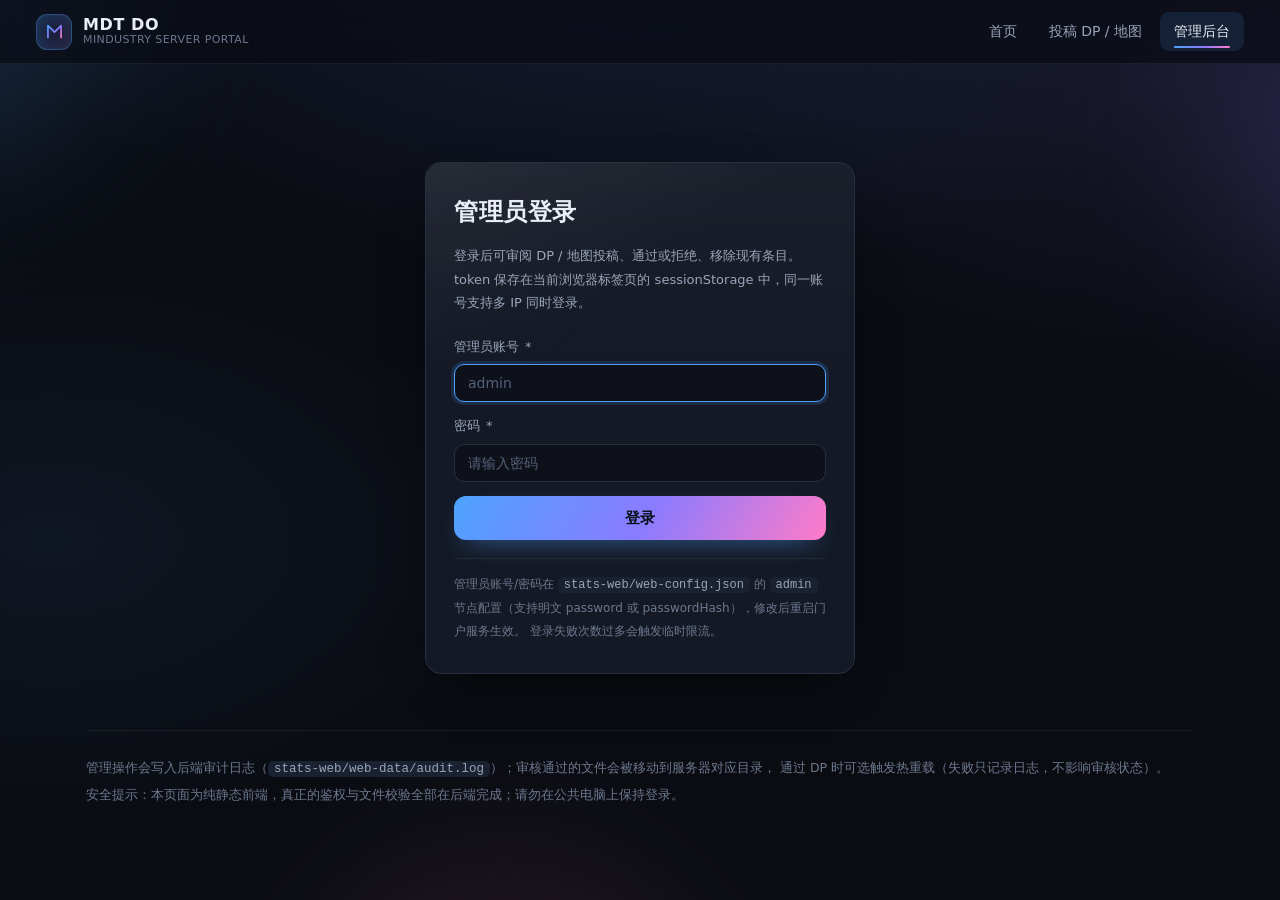
<file: stats-web/admin.html>
<!DOCTYPE html>
<html lang="zh-CN">
<head>
<meta charset="UTF-8">
<meta name="viewport" content="width=device-width, initial-scale=1.0">
<meta name="theme-color" content="#0a0c12">
<meta name="description" content="MDT DO 服务器门户管理后台：审阅 DP / 地图投稿、管理现有列表。">
<meta name="robots" content="noindex,nofollow">
<title>管理后台 · MDT DO 服务器门户</title>
<link rel="icon" href="data:image/svg+xml,%3Csvg xmlns='http://www.w3.org/2000/svg' viewBox='0 0 32 32'%3E%3Cdefs%3E%3ClinearGradient id='g' x1='0' y1='0' x2='1' y2='1'%3E%3Cstop offset='0' stop-color='%234da3ff'/%3E%3Cstop offset='.55' stop-color='%238b7bff'/%3E%3Cstop offset='1' stop-color='%23ff7bc8'/%3E%3C/linearGradient%3E%3C/defs%3E%3Crect width='32' height='32' rx='8' fill='%23141925'/%3E%3Cpath d='M8 23V10l8 8 8-8v13' fill='none' stroke='url(%23g)' stroke-width='2.6' stroke-linecap='round' stroke-linejoin='round'/%3E%3C/svg%3E">
<link rel="stylesheet" href="assets/css/portal.css?v=20261101a">
</head>
<body data-page="admin">

<div class="fx-aurora" aria-hidden="true"><span class="a1"></span><span class="a2"></span><span class="a3"></span></div>
<div class="fx-particles" id="particles" aria-hidden="true"></div>

<header class="nav">
  <a class="brand" href="index.html" aria-label="MDT DO 门户首页">
    <span class="brand-mark" aria-hidden="true">
      <svg viewBox="0 0 32 32" fill="none"><defs><linearGradient id="bm" x1="0" y1="0" x2="1" y2="1"><stop offset="0" stop-color="#4da3ff"/><stop offset=".55" stop-color="#8b7bff"/><stop offset="1" stop-color="#ff7bc8"/></linearGradient></defs><path d="M6 25V7l10 10L26 7v18" stroke="url(#bm)" stroke-width="2.6" stroke-linecap="round" stroke-linejoin="round"/></svg>
    </span>
    <span class="brand-text"><b>MDT DO</b><small>MINDUSTRY SERVER PORTAL</small></span>
  </a>
  <nav class="nav-links" aria-label="主导航">
    <a href="index.html">首页</a>
    <a href="upload.html">投稿 DP / 地图</a>
    <a href="admin.html" class="active">管理后台</a>
  </nav>
</header>

<main class="wrap">

  <!-- ============================== 登录 ============================== -->
  <section class="login-wrap" id="loginView">
    <div class="card login-card rise">
      <h1>管理员登录</h1>
      <p class="login-sub">登录后可审阅 DP / 地图投稿、通过或拒绝、移除现有条目。<br>
        token 保存在当前浏览器标签页的 sessionStorage 中，同一账号支持多 IP 同时登录。</p>
      <div class="notice notice-error" id="loginError" hidden></div>
      <form id="loginForm" novalidate>
        <div class="form-field">
          <label for="loginUser">管理员账号 <span class="req">*</span></label>
          <input class="input" id="loginUser" name="username" autocomplete="username" placeholder="admin" required>
        </div>
        <div class="form-field">
          <label for="loginPass">密码 <span class="req">*</span></label>
          <input class="input" id="loginPass" name="password" type="password" autocomplete="current-password" placeholder="请输入密码" required>
        </div>
        <div class="form-error" id="loginFormError" style="margin-bottom:10px"></div>
        <button type="submit" class="btn primary big" id="loginBtn" style="width:100%">登录</button>
      </form>
      <div class="login-hint">
        管理员账号/密码在 <code>stats-web/web-config.json</code> 的 <code>admin</code> 节点配置（支持明文 password 或 passwordHash），修改后重启门户服务生效。
        登录失败次数过多会触发临时限流。
        <div id="mockLoginHint" hidden style="margin-top:8px;color:var(--yellow)">演示模式可用账号：<code>admin</code> / 密码 <code>demo123</code></div>
      </div>
    </div>
  </section>

  <!-- ============================== 后台 ============================== -->
  <section id="dashboardView" hidden>
    <div class="card rise" style="margin-bottom:18px">
      <div class="admin-top">
        <div class="who">
          <span class="avatar" aria-hidden="true">👤</span>
          <span>管理员 <b id="adminName">--</b></span>
        </div>
        <span class="pill on"><span class="pdot"></span>已登录</span>
        <span class="pill" id="consolePill" title="游戏服控制台（socketInput）可达性：不可达时审核通过后的 DP 热重载 / 地图列表刷新会静默失败">控制台：--</span>
        <span class="token-line" id="tokenLine">登录有效期：--</span>
        <div class="right">
          <button type="button" class="btn small ghost" id="mockConsoleToggle" hidden>模拟控制台不可达</button>
          <button type="button" class="btn small" id="adminRefreshBtn">↻ 刷新数据</button>
          <button type="button" class="btn small danger" id="logoutBtn">退出登录</button>
        </div>
      </div>
    </div>

    <div class="notice notice-error" id="adminError" hidden></div>

    <div class="grid-2">
      <!-- 待审队列 -->
      <div class="card rise" style="grid-column:1/-1">
        <div class="card-head">
          <h3><span class="dot yellow"></span>待审投稿</h3>
          <span class="pill" id="reviewCountPill">--</span>
          <div class="right">
            <div class="seg" id="reviewKindSeg" role="group" aria-label="按类型筛选">
              <button type="button" data-kind="" class="active">全部</button>
              <button type="button" data-kind="dp">DP</button>
              <button type="button" data-kind="map">地图</button>
            </div>
            <button type="button" class="btn small ghost" id="reviewRefreshBtn">↻</button>
          </div>
        </div>
        <div class="notice notice-warn" id="consoleWarning" hidden style="margin-bottom:12px">
          <div class="notice-title">⚠ 游戏控制台不可达</div>
          <div class="notice-hint" id="consoleWarningText"></div>
        </div>
        <div class="queue-box" style="margin-bottom:14px">
          <div class="queue-head" id="reviewQueueHead">正在读取队列…</div>
          <div class="progress"><i id="reviewQueueBar" style="width:0%"></i></div>
          <div class="queue-split" id="reviewQueueSplit"></div>
        </div>
        <div id="reviewList">
          <div class="loading-block"><span class="spinner"></span>正在读取待审列表…</div>
        </div>
      </div>

      <!-- 现有目录 -->
      <div class="card rise" style="grid-column:1/-1">
        <div class="card-head">
          <h3><span class="dot"></span>现有条目</h3>
          <div class="right">
            <div class="seg" id="catalogSeg" role="tablist" aria-label="目录类型">
              <button type="button" class="active" data-cat="dp" role="tab" aria-selected="true">现有 DP</button>
              <button type="button" data-cat="maps" role="tab" aria-selected="false">现有地图</button>
            </div>
            <button type="button" class="btn small ghost" id="catalogRefreshBtn">↻</button>
          </div>
        </div>
        <div id="catalogBody">
          <div class="loading-block"><span class="spinner"></span>正在读取目录…</div>
        </div>
        <div class="form-hint" style="margin-top:10px">
          移除操作不可撤销；勾选「同时尝试从游戏内卸载」会调用服务器控制台（后端配置 <code>reload.unloadOnRemove</code> 默认关闭）。
        </div>
      </div>

      <!-- 服务器日志 -->
      <div class="card rise" style="grid-column:1/-1">
        <div class="card-head">
          <h3><span class="dot cyan"></span>服务器日志</h3>
          <span class="pill" id="logsPill">--</span>
          <div class="right">
            <span class="dim small" id="logsUpdatedAt"></span>
            <button type="button" class="btn small ghost" id="logsRefreshBtn">↻ 刷新</button>
          </div>
        </div>
        <div class="form-hint" style="margin-bottom:10px">
          列表 / 尾部预览 / 下载默认需要管理员登录（<code>logs.requireLogin=true</code>）。
          接口有限流：日志访问每 IP 5 次 / 5 分钟、同时下载上限 2 个（超出返回 <code>BUSY</code>）；
          单文件上限 50MB。下载按钮直接请求下载接口（不把整个日志读进页面内存），预览只取尾部 200 行纯文本并已转义。
        </div>
        <div class="notice notice-warn" id="logsMockTools" hidden style="margin:0 0 10px">
          <div class="notice-title">演示数据工具（mock）</div>
          <div class="notice-hint">
            模拟日志接口错误，验证前端人话提示：
            <span class="mock-inline-actions">
              <button type="button" class="btn small" id="mockLogsBusyBtn">模拟 BUSY（并发满）</button>
              <button type="button" class="btn small" id="mockLogsRateBtn">模拟 RATE_LIMITED</button>
            </span>
          </div>
        </div>
        <div class="notice notice-error" id="logsError" hidden></div>
        <div id="logsList"><div class="loading-block"><span class="spinner"></span>正在读取日志列表…</div></div>
      </div>

      <!-- 最近已处理 -->
      <div class="card rise" style="grid-column:1/-1">
        <div class="card-head">
          <h3><span class="dot purple"></span>最近处理记录</h3>
          <span class="right dim small" id="historyCount">--</span>
        </div>
        <div id="historyList"><div class="loading-block"><span class="spinner"></span>正在读取处理记录…</div></div>
      </div>
    </div>
  </section>

  <footer class="footer">
    <div class="dim">
      管理操作会写入后端审计日志（<code>stats-web/web-data/audit.log</code>）；审核通过的文件会被移动到服务器对应目录，
      通过 DP 时可选触发热重载（失败只记录日志，不影响审核状态）。<br>
      安全提示：本页面为纯静态前端，真正的鉴权与文件校验全部在后端完成；请勿在公共电脑上保持登录。
    </div>
  </footer>
</main>

<div id="toastRoot" class="toast-root" aria-live="polite"></div>

<script src="assets/js/util.js?v=20261101a"></script>
<script src="assets/js/site-config.js?v=20261101a"></script>
<script src="assets/js/markup.js?v=20261101a"></script>
<script src="assets/js/api.js?v=20261101a"></script>
<script src="assets/js/ui.js?v=20261101a"></script>
<script src="assets/js/admin.js?v=20261101a"></script>
</body>
</html>
</file>
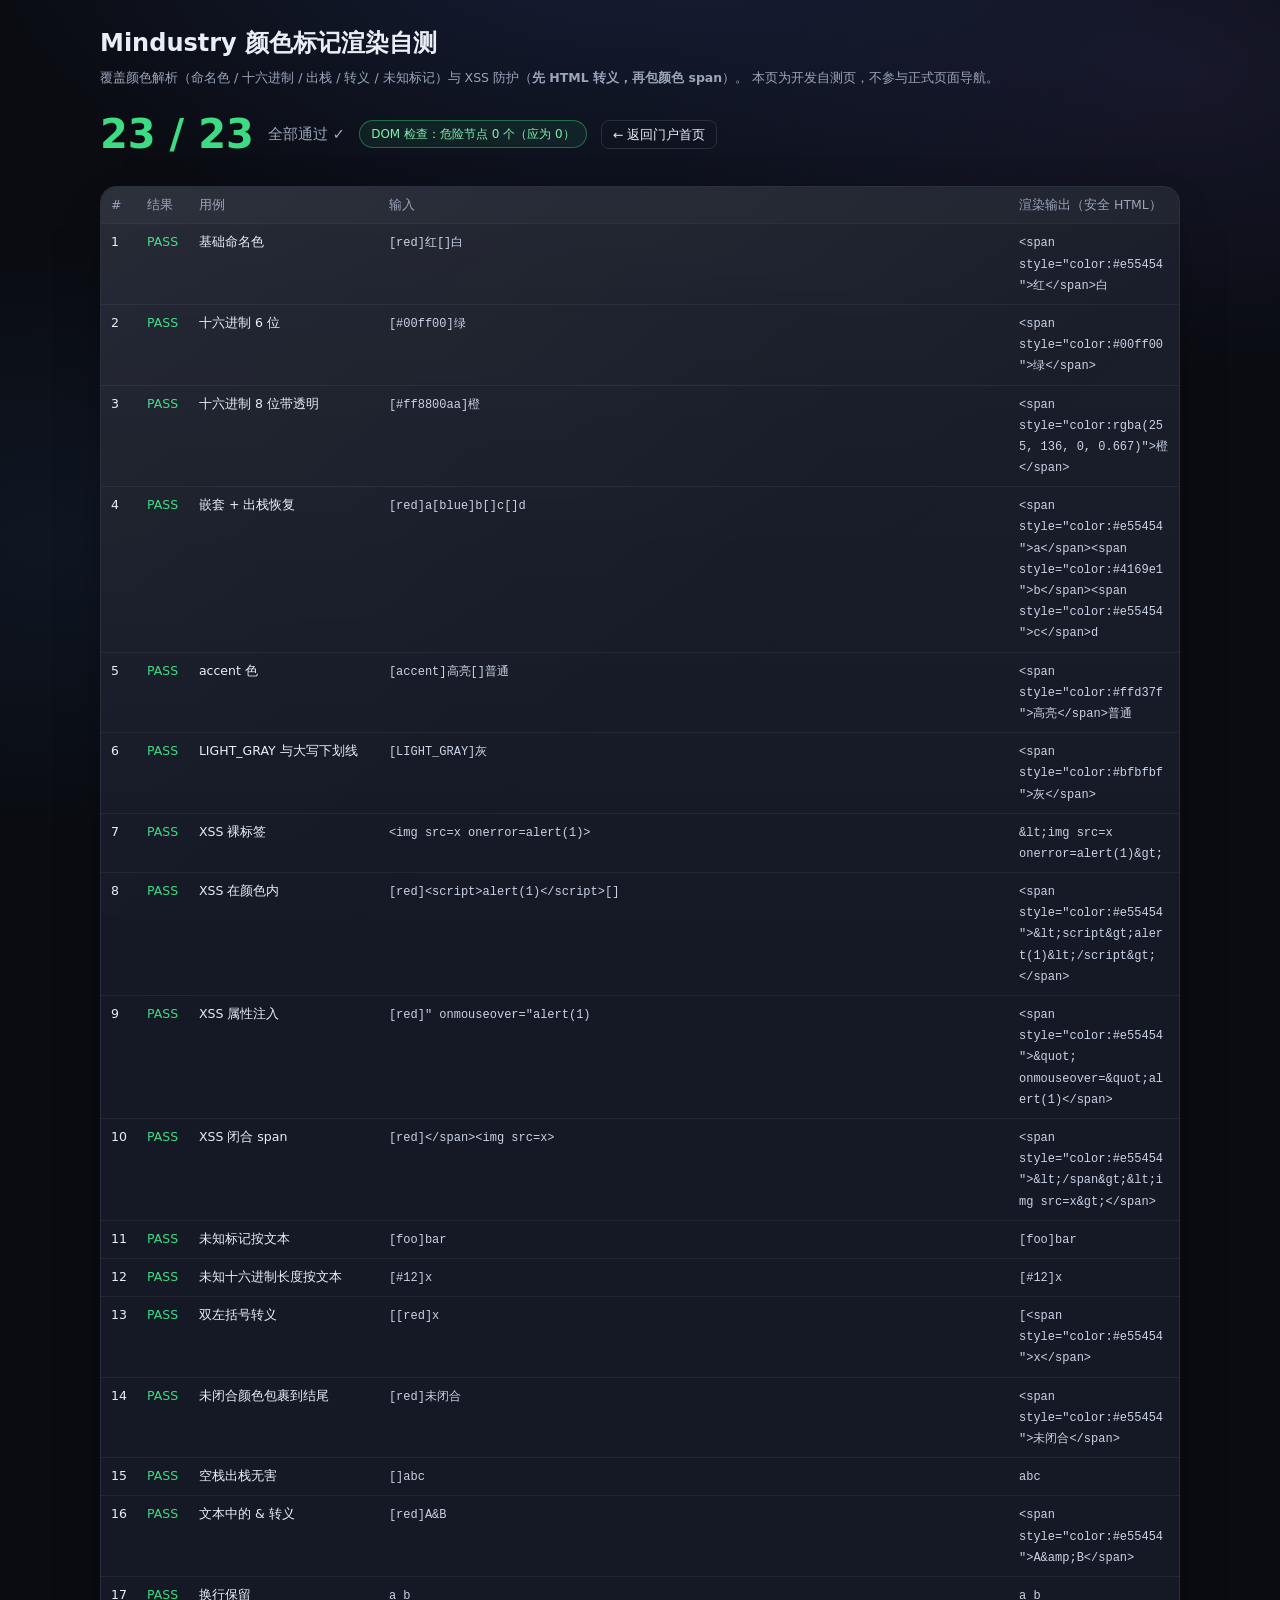
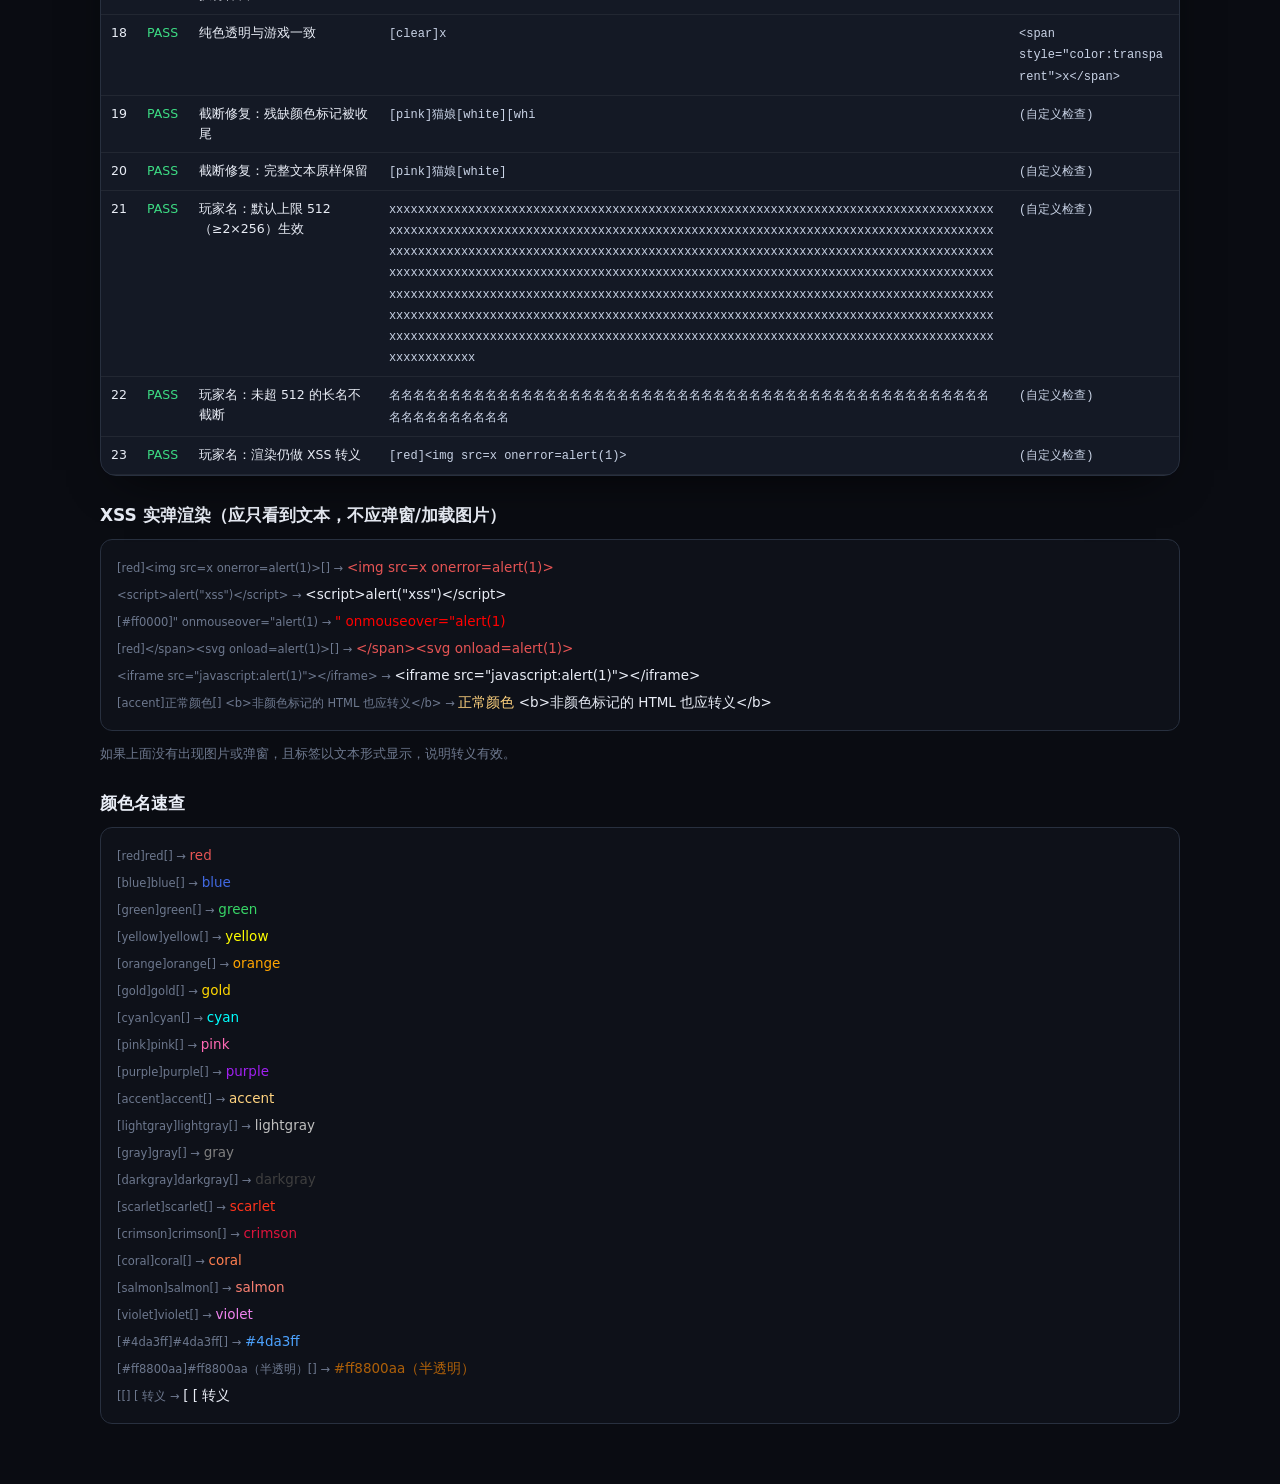
<file: stats-web/assets/test/markup-selftest.html>
<!DOCTYPE html>
<html lang="zh-CN">
<head>
<meta charset="UTF-8">
<meta name="viewport" content="width=device-width, initial-scale=1.0">
<meta name="robots" content="noindex,nofollow">
<title>Mindustry 颜色渲染自测 · MDT DO 门户</title>
<link rel="icon" href="data:image/svg+xml,%3Csvg xmlns='http://www.w3.org/2000/svg' viewBox='0 0 32 32'%3E%3Cdefs%3E%3ClinearGradient id='g' x1='0' y1='0' x2='1' y2='1'%3E%3Cstop offset='0' stop-color='%234da3ff'/%3E%3Cstop offset='.55' stop-color='%238b7bff'/%3E%3Cstop offset='1' stop-color='%23ff7bc8'/%3E%3C/linearGradient%3E%3C/defs%3E%3Crect width='32' height='32' rx='8' fill='%23141925'/%3E%3Cpath d='M8 23V10l8 8 8-8v13' fill='none' stroke='url(%23g)' stroke-width='2.6' stroke-linecap='round' stroke-linejoin='round'/%3E%3C/svg%3E">
<link rel="stylesheet" href="../css/portal.css?v=20261101a">
<style>
  body { padding: 24px 16px 60px; }
  .test-wrap { max-width: 1080px; margin: 0 auto; }
  .summary-bar { display: flex; gap: 14px; align-items: center; flex-wrap: wrap; margin: 14px 0 20px; }
  .big-num { font-size: 40px; font-weight: 800; font-variant-numeric: tabular-nums; }
  .pass { color: var(--green); }
  .fail { color: var(--red); }
  table.test { width: 100%; border-collapse: collapse; font-size: 12.5px; }
  table.test th, table.test td { border-bottom: 1px solid var(--line-soft); padding: 8px 10px; vertical-align: top; text-align: left; }
  table.test th { color: var(--muted); font-weight: 500; background: rgba(255,255,255,.025); position: sticky; top: 0; }
  td.ok { color: var(--green); white-space: nowrap; }
  td.bad { color: var(--red); white-space: nowrap; }
  code.cell { font-family: var(--mono); font-size: 12px; overflow-wrap: anywhere; color: #c9d3e6; }
  .xss-box { background: var(--bg2); border: 1px solid var(--line); border-radius: 12px; padding: 14px 16px; margin-top: 10px; line-height: 2; font-size: 13.5px; }
  .xss-box .tag { color: var(--dim); font-size: 11.5px; }
</style>
</head>
<body>
<div class="test-wrap">
  <h1 style="font-size:24px;margin:0 0 6px">Mindustry 颜色标记渲染自测</h1>
  <p class="muted small" style="margin:0 0 14px">
    覆盖颜色解析（命名色 / 十六进制 / 出栈 / 转义 / 未知标记）与 XSS 防护（<b>先 HTML 转义，再包颜色 span</b>）。
    本页为开发自测页，不参与正式页面导航。
  </p>
  <div class="summary-bar">
    <span class="big-num" id="summaryNum">--</span>
    <span class="muted" id="summaryText">正在运行…</span>
    <span class="pill" id="domCheck">DOM 检查：--</span>
    <a class="btn small ghost" href="../../index.html">← 返回门户首页</a>
  </div>

  <div class="card" style="padding:0;overflow:hidden">
    <div class="table-wrap" style="border:none">
      <table class="test">
        <thead><tr><th style="width:34px">#</th><th style="width:52px">结果</th><th style="width:190px">用例</th><th>输入</th><th>渲染输出（安全 HTML）</th></tr></thead>
        <tbody id="testBody"></tbody>
      </table>
    </div>
  </div>

  <h2 style="font-size:17px;margin:26px 0 8px">XSS 实弹渲染（应只看到文本，不应弹窗/加载图片）</h2>
  <div class="xss-box" id="xssSandbox"></div>
  <p class="dim small">如果上面没有出现图片或弹窗，且标签以文本形式显示，说明转义有效。</p>

  <h2 style="font-size:17px;margin:26px 0 8px">颜色名速查</h2>
  <div class="xss-box" id="colorPreview"></div>
</div>

<script src="../js/util.js?v=20261101a"></script>
<script src="../js/markup.js?v=20261101a"></script>
<script src="markup-selftest.js?v=20261101a"></script>
</body>
</html>
</file>
<file: stats-web/assets/css/portal.css>
/* ============================================================================
 * MDT DO 服务器门户 - 设计系统 / 布局 / 动效 / 响应式
 * 无外部字体与图片：字体用系统栈，图标用 emoji + 内联 SVG。
 * ==========================================================================*/

/* ---------------------------------- 变量 ---------------------------------- */
:root {
  --bg: #0a0c12;
  --bg2: #0e1119;
  --card: #141925;
  --card-2: #1a2130;
  --card-3: #202839;
  --line: #28303f;
  --line-soft: rgba(255, 255, 255, 0.06);
  --text: #e9edf6;
  --muted: #9aa5ba;
  --dim: #6d788e;

  --accent: #4da3ff;
  --accent-2: #8b7bff;
  --accent-3: #ff7bc8;
  --green: #3ddc84;
  --yellow: #ffd257;
  --red: #ff6b6b;
  --orange: #ffa94d;
  --pink: #ff7bc8;
  --purple: #b18cff;
  --cyan: #4fd8e8;

  --grad: linear-gradient(120deg, #4da3ff 0%, #8b7bff 52%, #ff7bc8 100%);
  --grad-soft: linear-gradient(120deg, rgba(77, 163, 255, 0.16), rgba(139, 123, 255, 0.14), rgba(255, 123, 200, 0.1));
  --radius: 16px;
  --radius-sm: 10px;
  --shadow: 0 18px 48px -24px rgba(0, 0, 0, 0.9);
  --shadow-glow: 0 0 0 1px rgba(77, 163, 255, 0.22), 0 22px 60px -28px rgba(77, 163, 255, 0.55);
  --font: "PingFang SC", "Microsoft YaHei", "Hiragino Sans GB", "Segoe UI", "Noto Sans SC", system-ui, -apple-system, sans-serif;
  --mono: "Cascadia Code", "JetBrains Mono", Consolas, "Courier New", monospace;
  --nav-h: 64px;
  --maxw: 1180px;
}

* { box-sizing: border-box; }
html, body { margin: 0; padding: 0; }
html { scroll-behavior: smooth; }
body {
  background: var(--bg);
  color: var(--text);
  font-family: var(--font);
  font-size: 15px;
  line-height: 1.6;
  min-height: 100vh;
  overflow-x: hidden;
  -webkit-font-smoothing: antialiased;
}
body::before {
  content: "";
  position: fixed;
  inset: 0;
  z-index: -3;
  background:
    radial-gradient(1100px 620px at 50% -12%, #17203a 0%, rgba(10, 12, 18, 0) 62%),
    radial-gradient(900px 500px at 92% 8%, rgba(139, 123, 255, 0.1), transparent 60%),
    radial-gradient(800px 480px at 4% 60%, rgba(77, 163, 255, 0.07), transparent 60%),
    var(--bg);
}
a { color: var(--accent); text-decoration: none; }
a:hover { color: #7dbcff; }
img, svg { max-width: 100%; }
button, input, textarea, select { font-family: inherit; font-size: inherit; color: inherit; }
code, .mono { font-family: var(--mono); }
::selection { background: rgba(77, 163, 255, 0.32); }
:focus-visible { outline: 2px solid var(--accent); outline-offset: 2px; border-radius: 6px; }
[hidden] { display: none !important; }

/* 滚动条 */
* { scrollbar-width: thin; scrollbar-color: #2c3547 transparent; }
*::-webkit-scrollbar { width: 9px; height: 9px; }
*::-webkit-scrollbar-thumb { background: #2c3547; border-radius: 8px; border: 2px solid transparent; background-clip: content-box; }
*::-webkit-scrollbar-thumb:hover { background: #3a455c; background-clip: content-box; }
*::-webkit-scrollbar-track { background: transparent; }

/* ------------------------------- 背景特效 ------------------------------- */
.fx-aurora {
  position: fixed;
  inset: -20%;
  z-index: -2;
  pointer-events: none;
  overflow: hidden;
  filter: blur(70px);
  opacity: 0.55;
}
.fx-aurora span {
  position: absolute;
  display: block;
  width: 46vw;
  height: 46vw;
  min-width: 340px;
  min-height: 340px;
  border-radius: 50%;
  mix-blend-mode: screen;
}
.fx-aurora .a1 { left: -6%; top: -12%; background: radial-gradient(circle, rgba(77, 163, 255, 0.55), transparent 66%); animation: auroraA 24s ease-in-out infinite alternate; }
.fx-aurora .a2 { right: -10%; top: 2%; background: radial-gradient(circle, rgba(139, 123, 255, 0.5), transparent 66%); animation: auroraB 29s ease-in-out infinite alternate; }
.fx-aurora .a3 { left: 26%; bottom: -22%; background: radial-gradient(circle, rgba(255, 123, 200, 0.34), transparent 66%); animation: auroraC 32s ease-in-out infinite alternate; }
@keyframes auroraA { from { transform: translate3d(0, 0, 0) scale(1); } to { transform: translate3d(9vw, 7vh, 0) scale(1.18); } }
@keyframes auroraB { from { transform: translate3d(0, 0, 0) scale(1.08); } to { transform: translate3d(-8vw, 9vh, 0) scale(0.94); } }
@keyframes auroraC { from { transform: translate3d(0, 0, 0) scale(0.96); } to { transform: translate3d(6vw, -9vh, 0) scale(1.14); } }

.fx-particles { position: fixed; inset: 0; z-index: -1; pointer-events: none; overflow: hidden; }
.fx-particles.static { display: none; }
.particle {
  position: absolute;
  bottom: -24px;
  border-radius: 50%;
  filter: blur(0.4px);
  box-shadow: 0 0 12px currentColor;
  animation-name: floatUp;
  animation-timing-function: linear;
  animation-iteration-count: infinite;
  will-change: transform, opacity;
}
@keyframes floatUp {
  0% { transform: translate3d(0, 0, 0) scale(1); opacity: 0; }
  8% { opacity: 0.9; }
  85% { opacity: 0.55; }
  100% { transform: translate3d(26px, -112vh, 0) scale(0.55); opacity: 0; }
}

/* -------------------------------- 导航栏 -------------------------------- */
.nav {
  position: sticky;
  top: 0;
  z-index: 40;
  height: var(--nav-h);
  display: flex;
  align-items: center;
  gap: 18px;
  padding: 0 clamp(14px, 4vw, 36px);
  background: rgba(10, 12, 18, 0.72);
  backdrop-filter: blur(14px) saturate(1.2);
  -webkit-backdrop-filter: blur(14px) saturate(1.2);
  border-bottom: 1px solid var(--line-soft);
}
.brand { display: flex; align-items: center; gap: 11px; color: var(--text); min-width: 0; }
.brand:hover { color: var(--text); }
.brand-mark {
  width: 36px; height: 36px; flex: none;
  display: grid; place-items: center;
  border-radius: 11px;
  background: var(--grad-soft);
  border: 1px solid rgba(77, 163, 255, 0.35);
  box-shadow: inset 0 0 18px rgba(77, 163, 255, 0.18);
}
.brand-mark svg { width: 21px; height: 21px; }
.brand-text { display: flex; flex-direction: column; line-height: 1.15; min-width: 0; }
.brand-text b { font-size: 16px; letter-spacing: 0.6px; }
.brand-text small { font-size: 11px; color: var(--dim); letter-spacing: 0.4px; white-space: nowrap; }
.nav-links { display: flex; align-items: center; gap: 4px; margin-left: auto; flex-wrap: wrap; }
.nav-links a {
  position: relative;
  color: var(--muted);
  font-size: 14px;
  padding: 8px 14px;
  border-radius: 9px;
  transition: color 0.18s, background 0.18s;
  white-space: nowrap;
}
.nav-links a:hover { color: var(--text); background: rgba(255, 255, 255, 0.05); }
.nav-links a.active { color: var(--text); background: rgba(77, 163, 255, 0.12); }
.nav-links a.active::after {
  content: ""; position: absolute; left: 14px; right: 14px; bottom: 3px; height: 2px;
  border-radius: 2px; background: var(--grad);
}

/* --------------------------------- 布局 --------------------------------- */
.wrap { max-width: var(--maxw); margin: 0 auto; padding: 26px clamp(14px, 4vw, 36px) 64px; }
.section { margin-top: 44px; }
.section-head { display: flex; align-items: baseline; gap: 12px; flex-wrap: wrap; margin-bottom: 16px; }
.section-head h2 { font-size: 19px; font-weight: 650; letter-spacing: 0.3px; margin: 0; }
.section-head .sub { color: var(--dim); font-size: 13px; }
.section-head .right { margin-left: auto; display: flex; align-items: center; gap: 10px; flex-wrap: wrap; }
.grid-2 { display: grid; grid-template-columns: repeat(2, minmax(0, 1fr)); gap: 18px; }
.grid-3 { display: grid; grid-template-columns: repeat(3, minmax(0, 1fr)); gap: 18px; }
.stack { display: flex; flex-direction: column; gap: 18px; }
.muted { color: var(--muted); }
.dim { color: var(--dim); }
.small { font-size: 12.5px; }
.tabular { font-variant-numeric: tabular-nums; }
.nowrap { white-space: nowrap; }
.center { text-align: center; }

/* --------------------------------- 卡片 --------------------------------- */
.card {
  position: relative;
  background: linear-gradient(180deg, rgba(255, 255, 255, 0.028), rgba(255, 255, 255, 0) 42%), var(--card);
  border: 1px solid var(--line);
  border-radius: var(--radius);
  padding: 20px 22px;
  box-shadow: var(--shadow);
  min-width: 0;
}
.card::before {
  content: "";
  position: absolute; inset: 0; border-radius: inherit; pointer-events: none;
  background: linear-gradient(140deg, rgba(255, 255, 255, 0.06), transparent 38%);
  mask: linear-gradient(#000, transparent 55%);
  -webkit-mask: linear-gradient(#000, transparent 55%);
}
@media (hover: hover) {
  .card.hoverable { transition: transform 0.2s ease, border-color 0.2s ease, box-shadow 0.2s ease; }
  .card.hoverable:hover { transform: translateY(-2px); border-color: rgba(77, 163, 255, 0.4); box-shadow: var(--shadow-glow); }
}
.card-head { display: flex; align-items: center; gap: 10px; margin-bottom: 16px; flex-wrap: wrap; }
.card-head h3 { margin: 0; font-size: 15px; font-weight: 600; color: var(--text); display: flex; align-items: center; gap: 9px; }
.card-head .right { margin-left: auto; display: flex; align-items: center; gap: 8px; flex-wrap: wrap; }
.dot { width: 8px; height: 8px; border-radius: 50%; background: var(--accent); flex: none; box-shadow: 0 0 10px currentColor; }
.dot.green { background: var(--green); color: var(--green); }
.dot.yellow { background: var(--yellow); color: var(--yellow); }
.dot.pink { background: var(--pink); color: var(--pink); }
.dot.purple { background: var(--accent-2); color: var(--accent-2); }

/* ------------------------------- 按钮/标签 ------------------------------- */
.btn {
  display: inline-flex; align-items: center; justify-content: center; gap: 7px;
  border: 1px solid var(--line);
  background: var(--card-2);
  color: var(--text);
  border-radius: 10px;
  padding: 9px 16px;
  font-size: 14px;
  line-height: 1.2;
  cursor: pointer;
  transition: border-color 0.16s, background 0.16s, transform 0.12s, color 0.16s;
  text-decoration: none;
  white-space: nowrap;
  user-select: none;
}
.btn:hover { border-color: var(--accent); color: var(--text); }
.btn:active { transform: translateY(1px); }
.btn[disabled] { opacity: 0.55; cursor: not-allowed; transform: none; }
.btn.primary { background: var(--grad); border: none; color: #081018; font-weight: 650; box-shadow: 0 10px 28px -14px rgba(77, 163, 255, 0.8); }
.btn.primary:hover { filter: brightness(1.08); color: #081018; }
.btn.big { padding: 13px 22px; font-size: 15px; border-radius: 12px; }
.btn.small { padding: 6px 11px; font-size: 12.5px; border-radius: 8px; }
.btn.ghost { background: transparent; }
.btn.danger { background: rgba(255, 107, 107, 0.12); border-color: rgba(255, 107, 107, 0.4); color: #ff9b9b; }
.btn.danger:hover { background: rgba(255, 107, 107, 0.2); border-color: var(--red); }
.btn.success { background: rgba(61, 220, 132, 0.12); border-color: rgba(61, 220, 132, 0.4); color: #7ff0b0; }
.btn.success:hover { background: rgba(61, 220, 132, 0.2); border-color: var(--green); }
.btn.is-busy { pointer-events: none; opacity: 0.8; }

.pill {
  display: inline-flex; align-items: center; gap: 6px;
  font-size: 12px; padding: 4px 11px; border-radius: 999px;
  border: 1px solid var(--line);
  color: var(--muted);
  background: rgba(255, 255, 255, 0.02);
  white-space: nowrap;
  line-height: 1.5;
}
.pill .pdot { width: 7px; height: 7px; border-radius: 50%; background: var(--dim); }
.pill.on { color: #7ff0b0; border-color: rgba(61, 220, 132, 0.4); background: rgba(61, 220, 132, 0.08); }
.pill.on .pdot { background: var(--green); box-shadow: 0 0 8px var(--green); }
.pill.off { color: #ff9b9b; border-color: rgba(255, 107, 107, 0.4); background: rgba(255, 107, 107, 0.08); }
.pill.off .pdot { background: var(--red); }
.pill.live { color: #7ff0b0; border-color: rgba(61, 220, 132, 0.4); background: rgba(61, 220, 132, 0.08); }
.pill.live .pdot { background: var(--green); box-shadow: 0 0 8px var(--green); animation: pulseDot 1.8s ease-in-out infinite; }
.pill.paused { color: var(--yellow); border-color: rgba(255, 210, 87, 0.4); background: rgba(255, 210, 87, 0.08); }
.pill.paused .pdot { background: var(--yellow); }
.pill.warn { color: var(--yellow); border-color: rgba(255, 210, 87, 0.4); }
.pill.accent { color: #a9d2ff; border-color: rgba(77, 163, 255, 0.4); background: rgba(77, 163, 255, 0.1); }
.pill.pink { color: #ffb3dd; border-color: rgba(255, 123, 200, 0.4); background: rgba(255, 123, 200, 0.08); }
.pill.purple { color: #cfc0ff; border-color: rgba(139, 123, 255, 0.4); background: rgba(139, 123, 255, 0.1); }
@keyframes pulseDot { 0%, 100% { opacity: 1; } 50% { opacity: 0.28; } }

/* 分段选择 */
.seg { display: inline-flex; padding: 3px; gap: 3px; background: var(--card-2); border: 1px solid var(--line); border-radius: 11px; }
.seg button {
  border: none; background: transparent; color: var(--muted);
  padding: 7px 16px; border-radius: 8px; cursor: pointer; font-size: 13.5px;
  transition: background 0.16s, color 0.16s;
  white-space: nowrap;
}
.seg button:hover { color: var(--text); }
.seg button.active { background: rgba(77, 163, 255, 0.16); color: #b9d9ff; box-shadow: inset 0 0 0 1px rgba(77, 163, 255, 0.35); }

.chip {
  display: inline-flex; align-items: center; gap: 6px;
  border: 1px solid var(--line); background: transparent; color: var(--muted);
  border-radius: 999px; padding: 5px 12px; font-size: 12.5px; cursor: pointer;
  transition: all 0.15s; white-space: nowrap;
}
.chip:hover { color: var(--text); border-color: rgba(77, 163, 255, 0.5); }
.chip.active { color: #b9d9ff; border-color: rgba(77, 163, 255, 0.55); background: rgba(77, 163, 255, 0.12); }
.chip .ic { font-size: 13px; }

/* -------------------------------- 欢迎页 -------------------------------- */
.hero { display: grid; grid-template-columns: minmax(0, 1.25fr) minmax(0, 0.9fr); gap: 26px; align-items: stretch; padding-top: 12px; }
.hero-copy { min-width: 0; display: flex; flex-direction: column; justify-content: center; }
.hero-pills { display: flex; gap: 8px; flex-wrap: wrap; margin-bottom: 18px; }
.hero-title {
  font-size: clamp(40px, 7.4vw, 76px);
  line-height: 1.02;
  font-weight: 800;
  letter-spacing: 2px;
  margin: 0 0 12px;
  background: linear-gradient(100deg, #ffffff 8%, #a9d2ff 34%, #cfc0ff 58%, #ffb3dd 82%, #ffffff 96%);
  background-size: 220% 100%;
  -webkit-background-clip: text;
  background-clip: text;
  color: transparent;
  animation: titleShine 11s ease-in-out infinite;
  text-shadow: 0 0 46px rgba(77, 163, 255, 0.12);
}
@keyframes titleShine { 0%, 100% { background-position: 0% 50%; } 50% { background-position: 100% 50%; } }
.hero-title .thin { -webkit-text-fill-color: transparent; font-weight: 300; }
.hero-sub { color: var(--muted); font-size: clamp(14px, 2.4vw, 17px); margin: 0 0 18px; letter-spacing: 0.4px; }
.motd {
  position: relative;
  background: rgba(255, 255, 255, 0.028);
  border: 1px solid var(--line-soft);
  border-left: 2px solid rgba(77, 163, 255, 0.6);
  border-radius: 0 12px 12px 0;
  padding: 13px 16px;
  font-size: 13.5px;
  line-height: 1.85;
  color: #c9d3e6;
  white-space: pre-line;
  overflow-wrap: anywhere;
  margin-bottom: 22px;
}
.hero-actions { display: flex; gap: 12px; flex-wrap: wrap; align-items: center; }

/* ------------------------------ 每日一言 ------------------------------ */
.daily-quote {
  position: relative;
  display: flex;
  flex-wrap: wrap;
  align-items: baseline;
  gap: 6px 10px;
  margin: -8px 0 22px;
  padding: 12px 16px 12px 34px;
  border: 1px solid var(--line-soft);
  border-left: 2px solid rgba(139, 123, 255, 0.55);
  border-radius: 0 12px 12px 0;
  background:
    linear-gradient(90deg, rgba(139, 123, 255, 0.09), rgba(255, 123, 200, 0.045) 70%, transparent),
    rgba(255, 255, 255, 0.024);
  color: var(--muted);
  font-size: 13px;
  line-height: 1.8;
  cursor: pointer;
  transition: border-color 0.25s ease, background-color 0.25s ease, transform 0.25s ease;
}
.daily-quote:hover { border-left-color: var(--pink); background-color: rgba(255, 255, 255, 0.045); }
.daily-quote:focus-visible { outline: 2px solid var(--accent); outline-offset: 2px; }
.dq-icon {
  position: absolute;
  left: 11px;
  top: 7px;
  font-size: 22px;
  line-height: 1;
  color: rgba(139, 123, 255, 0.75);
  font-family: Georgia, "Times New Roman", serif;
}
.dq-text { color: #dbe3f3; letter-spacing: 0.25px; }
.dq-meta { display: inline-flex; align-items: center; gap: 8px; margin-left: auto; }
.dq-from { color: var(--dim); font-size: 12px; white-space: nowrap; }
.dq-cat {
  color: var(--purple);
  border: 1px solid rgba(177, 140, 255, 0.35);
  background: rgba(177, 140, 255, 0.10);
  border-radius: 999px;
  padding: 0 8px;
  font-size: 11px;
  line-height: 18px;
  white-space: nowrap;
}
.dq-in { animation: dqIn 0.45s ease both; }
@keyframes dqIn {
  from { opacity: 0; transform: translateY(4px); }
  to { opacity: 1; transform: translateY(0); }
}
@media (max-width: 720px) {
  .daily-quote { padding-left: 30px; }
  .dq-meta { margin-left: 0; }
}
.join-hint { margin-top: 16px; color: var(--dim); font-size: 12.5px; line-height: 1.9; }
.join-hint code {
  background: var(--card-2); border: 1px solid var(--line); border-radius: 6px;
  padding: 2px 8px; color: #b9d9ff; font-size: 12.5px;
}

.hero-panel {
  display: flex; flex-direction: column; justify-content: space-between; gap: 16px;
  background:
    radial-gradient(420px 240px at 82% 0%, rgba(77, 163, 255, 0.16), transparent 70%),
    radial-gradient(380px 240px at 8% 100%, rgba(139, 123, 255, 0.13), transparent 70%),
    var(--card);
  border-color: rgba(77, 163, 255, 0.26);
  overflow: hidden;
}
.hero-panel::after {
  content: "";
  position: absolute; inset: -40% -20% auto auto; width: 220px; height: 220px;
  border-radius: 50%;
  background: radial-gradient(circle, rgba(77, 163, 255, 0.24), transparent 70%);
  animation: panelGlow 8s ease-in-out infinite alternate;
  pointer-events: none;
}
@keyframes panelGlow { from { transform: translate3d(0, 0, 0) scale(1); opacity: 0.6; } to { transform: translate3d(-24px, 18px, 0) scale(1.25); opacity: 1; } }
.online-big { display: flex; align-items: baseline; gap: 12px; flex-wrap: wrap; }
.online-big .num {
  font-size: clamp(52px, 8vw, 74px); font-weight: 800; line-height: 1;
  font-variant-numeric: tabular-nums;
  background: var(--grad);
  -webkit-background-clip: text; background-clip: text; color: transparent;
  transition: opacity 0.3s;
}
.online-big .cap { color: var(--muted); font-size: 13px; }
.online-big .cap b { color: var(--text); font-weight: 600; }
.hero-mini { display: grid; grid-template-columns: repeat(2, minmax(0, 1fr)); gap: 10px; }
.mini-stat {
  background: rgba(255, 255, 255, 0.03);
  border: 1px solid var(--line-soft);
  border-radius: 10px;
  padding: 9px 12px;
  min-width: 0;
}
.mini-stat .k { color: var(--dim); font-size: 11.5px; display: flex; align-items: center; gap: 5px; }
.mini-stat .v { font-size: 15px; font-weight: 600; margin-top: 2px; overflow: hidden; text-overflow: ellipsis; white-space: nowrap; font-variant-numeric: tabular-nums; }
.hero-updated { color: var(--dim); font-size: 12px; display: flex; align-items: center; gap: 8px; flex-wrap: wrap; }

/* -------------------------------- 状态卡 -------------------------------- */
.stat-grid { display: grid; grid-template-columns: repeat(auto-fit, minmax(150px, 1fr)); gap: 12px; }
.stat-card {
  background: linear-gradient(180deg, rgba(255, 255, 255, 0.03), rgba(255, 255, 255, 0) 60%), var(--card);
  border: 1px solid var(--line);
  border-radius: 14px;
  padding: 15px 17px;
  min-width: 0;
  position: relative;
  overflow: hidden;
  transition: border-color 0.2s, transform 0.2s;
}
.stat-card:hover { border-color: rgba(77, 163, 255, 0.38); transform: translateY(-2px); }
.stat-card .k { color: var(--muted); font-size: 12.5px; display: flex; align-items: center; gap: 7px; }
.stat-card .k .emoji { font-size: 14px; }
.stat-card .v {
  font-size: 26px; font-weight: 750; margin-top: 6px; line-height: 1.15;
  font-variant-numeric: tabular-nums;
  overflow: hidden; text-overflow: ellipsis; white-space: nowrap;
  color: var(--text);
}
.stat-card .v.accent { color: var(--accent); }
.stat-card .v.green { color: var(--green); }
.stat-card .v.yellow { color: var(--yellow); }
.stat-card .v.pink { color: var(--pink); }
.stat-card .v.purple { color: var(--accent-2); }
.stat-card .v.small { font-size: 19px; }
.stat-card .s { color: var(--dim); font-size: 11.5px; margin-top: 3px; overflow: hidden; text-overflow: ellipsis; white-space: nowrap; }
.stat-card .bar { margin-top: 9px; height: 5px; border-radius: 4px; background: var(--card-3); overflow: hidden; }
.stat-card .bar i { display: block; height: 100%; border-radius: 4px; background: var(--grad); transition: width 0.6s ease; }

/* --------------------------------- 图表 --------------------------------- */
.chart-card { padding-bottom: 14px; }
.chart-legend { display: flex; gap: 14px; flex-wrap: wrap; font-size: 12px; color: var(--muted); }
.chart-legend i { display: inline-block; width: 9px; height: 9px; border-radius: 3px; margin-right: 5px; vertical-align: -1px; }
.chart-wrap { position: relative; }
svg.chart { display: block; width: 100%; overflow: visible; }
svg.chart .gl { stroke: rgba(255, 255, 255, 0.065); stroke-width: 1; }
svg.chart .ax { fill: var(--dim); font-size: 10.5px; }
svg.chart .ln { fill: none; stroke-width: 2.2; stroke-linejoin: round; stroke-linecap: round; filter: drop-shadow(0 0 6px rgba(77, 163, 255, 0.25)); }
svg.chart .ar { opacity: 0.14; }
svg.chart .pt { r: 2.8; opacity: 0.9; }
svg.chart .hover { fill: transparent; cursor: crosshair; }
.chart-empty { padding: 26px 0; text-align: center; color: var(--dim); font-size: 13px; }
.chart-tip {
  position: fixed;
  z-index: 60;
  pointer-events: none;
  min-width: 148px;
  background: rgba(8, 11, 17, 0.96);
  border: 1px solid var(--line);
  border-radius: 10px;
  padding: 9px 12px;
  font-size: 12px;
  line-height: 1.75;
  color: var(--text);
  box-shadow: 0 14px 34px -12px rgba(0, 0, 0, 0.9);
  backdrop-filter: blur(8px);
}
.chart-tip-head { color: var(--muted); font-size: 11.5px; margin-bottom: 3px; }
.chart-tip-row { display: flex; align-items: center; gap: 7px; white-space: nowrap; }
.chart-tip-row i { width: 7px; height: 7px; border-radius: 2px; flex: none; }
.chart-tip-row span { color: var(--muted); }
.chart-tip-row b { margin-left: auto; font-variant-numeric: tabular-nums; }

/* -------------------------------- 消息流 -------------------------------- */
.feed-card { padding: 18px 0 0; overflow: hidden; }
.feed-head { display: flex; align-items: center; gap: 12px; flex-wrap: wrap; padding: 0 20px 12px; }
.feed-head h3 { margin: 0; font-size: 15.5px; font-weight: 650; display: flex; align-items: center; gap: 9px; }
.feed-tools { margin-left: auto; display: flex; align-items: center; gap: 8px; flex-wrap: wrap; }
.feed-filters { display: flex; gap: 7px; flex-wrap: wrap; padding: 0 20px 12px; }
.feed-body { position: relative; }
.feed-list {
  height: clamp(320px, 46vh, 520px);
  overflow-y: auto;
  padding: 6px 20px 16px;
  scroll-behavior: smooth;
  overscroll-behavior: contain;
}
.feed-list:focus { outline: none; }
.feed-item {
  display: grid;
  grid-template-columns: 74px 24px minmax(0, 1fr);
  gap: 10px;
  align-items: start;
  padding: 7px 10px;
  border-radius: 9px;
  font-size: 13.5px;
  line-height: 1.65;
  animation: feedIn 0.32s ease both;
  border-left: 2px solid transparent;
}
.feed-item:hover { background: rgba(255, 255, 255, 0.028); }
@keyframes feedIn { from { opacity: 0; transform: translateY(5px); } to { opacity: 1; transform: none; } }
.feed-time { color: var(--dim); font-size: 11.5px; font-variant-numeric: tabular-nums; padding-top: 2px; }
.feed-icon { text-align: center; font-size: 13px; padding-top: 1px; filter: saturate(0.9); }
.feed-main { min-width: 0; overflow-wrap: anywhere; }
.feed-player { color: #b9d9ff; font-weight: 600; margin-right: 6px; }
.feed-player::after { content: "："; color: var(--dim); font-weight: 400; }
.feed-text { color: #dfe6f2; white-space: pre-wrap; }
.feed-item.t-chat { border-left-color: rgba(77, 163, 255, 0.35); }
.feed-item.t-join { border-left-color: rgba(61, 220, 132, 0.45); }
.feed-item.t-leave { border-left-color: rgba(109, 120, 142, 0.4); }
.feed-item.t-vote_start { border-left-color: rgba(255, 210, 87, 0.45); }
.feed-item.t-vote_pass { border-left-color: rgba(61, 220, 132, 0.45); }
.feed-item.t-vote_fail { border-left-color: rgba(255, 107, 107, 0.45); }
.feed-item.t-map_change { border-left-color: rgba(139, 123, 255, 0.5); }
.feed-item.t-system { border-left-color: rgba(79, 216, 232, 0.45); }
.feed-item.t-join .feed-text, .feed-item.t-join .feed-player { color: #8ff2b6; }
.feed-item.t-leave .feed-text, .feed-item.t-leave .feed-player { color: #8d99ad; }
.feed-item.t-vote_start .feed-text { color: #ffe08a; }
.feed-item.t-vote_pass .feed-text { color: #8ff2b6; }
.feed-item.t-vote_fail .feed-text { color: #ff9b9b; }
.feed-item.t-map_change .feed-text { color: #cfc0ff; }
.feed-item.t-system .feed-text { color: #9fe8f2; }
.feed-divider { display: flex; align-items: center; gap: 10px; color: var(--dim); font-size: 11.5px; padding: 12px 10px 6px; }
.feed-divider::before, .feed-divider::after { content: ""; height: 1px; background: var(--line-soft); flex: 1; }
.feed-date { white-space: nowrap; }
.feed-empty { padding: 46px 10px; text-align: center; color: var(--dim); font-size: 13px; line-height: 2; }
.feed-empty .big { font-size: 26px; display: block; margin-bottom: 8px; opacity: 0.85; }
.feed-foot {
  display: flex; align-items: center; gap: 10px; flex-wrap: wrap;
  padding: 10px 20px;
  border-top: 1px solid var(--line-soft);
  background: rgba(0, 0, 0, 0.18);
  font-size: 12px; color: var(--dim);
}
.feed-foot .right { margin-left: auto; display: flex; gap: 10px; align-items: center; }
.feed-jump {
  position: absolute; left: 50%; bottom: 14px; transform: translateX(-50%);
  z-index: 5;
  border: 1px solid rgba(77, 163, 255, 0.5);
  background: rgba(13, 20, 32, 0.94);
  color: #b9d9ff;
  border-radius: 999px;
  padding: 7px 15px;
  font-size: 12.5px;
  cursor: pointer;
  box-shadow: 0 10px 26px -12px rgba(0, 0, 0, 0.9);
  animation: jumpIn 0.24s ease;
}
.feed-jump:hover { background: rgba(24, 38, 60, 0.98); }
@keyframes jumpIn { from { opacity: 0; transform: translate(-50%, 8px); } to { opacity: 1; transform: translate(-50%, 0); } }
.notice {
  border: 1px solid var(--line);
  border-radius: 12px;
  padding: 12px 15px;
  font-size: 13px;
  line-height: 1.8;
  margin: 10px 0;
  color: var(--muted);
  background: rgba(255, 255, 255, 0.02);
}
.notice-error { border-color: rgba(255, 107, 107, 0.4); background: rgba(255, 107, 107, 0.06); }
.notice-title { color: #ff9b9b; font-weight: 600; margin-bottom: 3px; }
.notice-hint { color: var(--muted); font-size: 12.5px; }
.notice-detail { color: var(--dim); font-size: 12px; margin-top: 4px; overflow-wrap: anywhere; }
.notice .btn { margin-top: 8px; }
.notice-info { border-color: rgba(77, 163, 255, 0.35); background: rgba(77, 163, 255, 0.06); }
.notice-info .notice-title { color: #a9d2ff; }
.notice-warn { border-color: rgba(255, 210, 87, 0.35); background: rgba(255, 210, 87, 0.05); }
.notice-warn .notice-title { color: var(--yellow); }
.notice-success { border-color: rgba(61, 220, 132, 0.35); background: rgba(61, 220, 132, 0.05); }
.notice-success .notice-title { color: #7ff0b0; }

/* ------------------------------ 数据看板（旧视图） ------------------------------ */
.kpis { display: grid; grid-template-columns: repeat(auto-fit, minmax(118px, 1fr)); gap: 10px; }
.kpi { background: var(--card-2); border-radius: 10px; padding: 12px 10px; text-align: center; border: 1px solid var(--line-soft); }
.kpi .v { font-size: 24px; font-weight: 750; color: var(--accent); font-variant-numeric: tabular-nums; line-height: 1.25; }
.kpi .v.green { color: var(--green); }
.kpi .v.yellow { color: var(--yellow); }
.kpi .v.pink { color: var(--pink); }
.kpi .v.purple { color: var(--accent-2); }
.kpi .v.small { font-size: 18px; }
.kpi .l { font-size: 12px; color: var(--muted); margin-top: 4px; }
.kpi .s { font-size: 11px; color: var(--dim); margin-top: 2px; }

.info-rows { display: grid; grid-template-columns: 1fr 1fr; gap: 4px 22px; font-size: 13.5px; }
.info-rows .row { display: flex; justify-content: space-between; gap: 10px; padding: 6px 0; border-bottom: 1px dashed var(--line-soft); }
.info-rows .k { color: var(--muted); white-space: nowrap; }
.info-rows .v { text-align: right; word-break: break-all; font-variant-numeric: tabular-nums; }

.bars { display: grid; gap: 11px; }
.bar-row { display: grid; grid-template-columns: 88px 1fr 86px; align-items: center; gap: 10px; font-size: 13px; }
.bar-row .label { color: var(--muted); white-space: nowrap; }
.bar-row .track { background: var(--card-3); border-radius: 6px; height: 13px; overflow: hidden; }
.bar-row .fill { height: 100%; border-radius: 6px; background: linear-gradient(90deg, #2f6fd0, var(--accent)); transition: width 0.6s; }
.bar-row .num { text-align: right; font-variant-numeric: tabular-nums; }

.summary { background: var(--bg2); border: 1px solid var(--line-soft); border-radius: 12px; padding: 14px 16px; font-size: 13px; line-height: 2; color: #d6dbe8; }
.summary > div { padding: 2px 0; }
.summary b { color: var(--accent); }
.summary .k { color: var(--muted); }

.table-wrap { overflow-x: auto; border-radius: 10px; border: 1px solid var(--line-soft); }
table.data { width: 100%; border-collapse: collapse; font-size: 13px; min-width: 560px; }
table.data th, table.data td { padding: 9px 12px; text-align: left; border-bottom: 1px solid var(--line-soft); vertical-align: top; }
table.data th { color: var(--muted); font-weight: 500; background: rgba(255, 255, 255, 0.025); position: sticky; top: 0; z-index: 1; font-size: 12.5px; white-space: nowrap; }
table.data tr:last-child td { border-bottom: none; }
table.data tr:hover td { background: rgba(255, 255, 255, 0.02); }
table.data td.num { text-align: right; font-variant-numeric: tabular-nums; white-space: nowrap; }
table.data .actions { display: flex; gap: 7px; justify-content: flex-end; flex-wrap: wrap; }
.table-empty { padding: 30px 16px; text-align: center; color: var(--dim); font-size: 13px; }

.card-tabs { display: flex; gap: 6px; flex-wrap: wrap; }

/* -------------------------------- 表单/上传 -------------------------------- */
.form-grid { display: grid; grid-template-columns: minmax(0, 1fr) minmax(0, 1fr); gap: 16px 18px; }
.form-field { display: flex; flex-direction: column; gap: 7px; min-width: 0; }
.form-field.full { grid-column: 1 / -1; }
.form-field > label, .form-label { font-size: 13px; color: var(--muted); display: flex; align-items: center; gap: 6px; flex-wrap: wrap; }
.form-label .req { color: var(--red); }
.form-label .opt { color: var(--dim); font-size: 11.5px; }
.input {
  width: 100%;
  background: var(--bg2);
  border: 1px solid var(--line);
  border-radius: 10px;
  padding: 10px 13px;
  color: var(--text);
  font-size: 14px;
  transition: border-color 0.16s, box-shadow 0.16s;
  min-width: 0;
}
.input::placeholder { color: #55607a; }
.input:focus { outline: none; border-color: var(--accent); box-shadow: 0 0 0 3px rgba(77, 163, 255, 0.16); }
.input.invalid { border-color: var(--red); box-shadow: 0 0 0 3px rgba(255, 107, 107, 0.14); }
textarea.input { resize: vertical; min-height: 96px; line-height: 1.7; }
select.input { appearance: none; background-image: linear-gradient(45deg, transparent 50%, var(--muted) 50%), linear-gradient(135deg, var(--muted) 50%, transparent 50%); background-position: calc(100% - 18px) 52%, calc(100% - 13px) 52%; background-size: 5px 5px, 5px 5px; background-repeat: no-repeat; padding-right: 36px; }
select.input option { background: var(--bg2); color: var(--text); }
.form-hint { font-size: 12px; color: var(--dim); line-height: 1.7; }
.form-error { font-size: 12.5px; color: #ff9b9b; min-height: 18px; }
.form-error:empty { min-height: 0; }
.form-actions { display: flex; align-items: center; gap: 12px; flex-wrap: wrap; margin-top: 6px; }
.counter { margin-left: auto; font-size: 11.5px; color: var(--dim); font-variant-numeric: tabular-nums; }

.dropzone {
  position: relative;
  border: 1.5px dashed var(--line);
  border-radius: 14px;
  padding: 26px 20px;
  text-align: center;
  color: var(--muted);
  cursor: pointer;
  transition: border-color 0.16s, background 0.16s;
  background: rgba(255, 255, 255, 0.015);
}
.dropzone:hover, .dropzone.dragover { border-color: var(--accent); background: rgba(77, 163, 255, 0.07); }
.dropzone.invalid { border-color: var(--red); }
.dropzone .dz-icon { font-size: 30px; display: block; margin-bottom: 8px; opacity: 0.9; }
.dropzone .dz-main { color: var(--text); font-size: 14px; }
.dropzone .dz-sub { font-size: 12px; color: var(--dim); margin-top: 5px; line-height: 1.8; }
.dropzone input[type="file"] { position: absolute; inset: 0; opacity: 0; cursor: pointer; }
.file-chip {
  display: flex; align-items: center; gap: 10px;
  background: var(--card-2); border: 1px solid var(--line);
  border-radius: 10px; padding: 10px 13px; margin-top: 10px; font-size: 13px;
}
.file-chip .fi { font-size: 18px; }
.file-chip .fname { min-width: 0; overflow: hidden; text-overflow: ellipsis; white-space: nowrap; color: var(--text); }
.file-chip .fsize { color: var(--dim); font-size: 12px; white-space: nowrap; }
.file-chip .fx { margin-left: auto; border: none; background: transparent; color: var(--dim); cursor: pointer; font-size: 16px; line-height: 1; padding: 2px 4px; border-radius: 6px; }
.file-chip .fx:hover { color: var(--red); background: rgba(255, 107, 107, 0.1); }

.progress { height: 8px; border-radius: 6px; background: var(--card-3); overflow: hidden; }
.progress i { display: block; height: 100%; width: 0; background: var(--grad); border-radius: 6px; transition: width 0.25s; }
.progress-row { display: flex; align-items: center; gap: 12px; font-size: 12px; color: var(--muted); }
.progress-row .progress { flex: 1; }
.queue-box { background: var(--bg2); border: 1px solid var(--line-soft); border-radius: 12px; padding: 13px 16px; }
.queue-box .queue-head { display: flex; align-items: center; gap: 10px; font-size: 13px; color: var(--muted); flex-wrap: wrap; margin-bottom: 9px; }
.queue-box .queue-head b { color: var(--text); font-variant-numeric: tabular-nums; }
.queue-box .queue-split { display: flex; gap: 16px; flex-wrap: wrap; font-size: 12px; color: var(--dim); margin-top: 8px; }

.success-panel { text-align: center; padding: 10px 6px 6px; }
.success-panel .ok-icon { font-size: 44px; line-height: 1; margin-bottom: 10px; }
.success-panel h3 { margin: 0 0 8px; font-size: 19px; }
.success-panel .ticket {
  display: inline-flex; align-items: center; gap: 8px;
  background: rgba(77, 163, 255, 0.1); border: 1px solid rgba(77, 163, 255, 0.35);
  border-radius: 10px; padding: 9px 18px; margin: 12px 0; font-size: 13px; color: #b9d9ff;
  max-width: 100%; flex-wrap: wrap; justify-content: center;
}
.success-panel .ticket .ticket-label { white-space: nowrap; flex: none; }
.success-panel .ticket b { font-family: var(--mono); font-size: 15px; color: var(--text); overflow-wrap: anywhere; word-break: break-all; }
.success-panel .success-actions { display: flex; gap: 10px; justify-content: center; flex-wrap: wrap; margin-top: 16px; }

/* --------------------------------- 管理页 --------------------------------- */
.login-wrap { max-width: 430px; margin: 8vh auto 0; }
.login-card { padding: 30px 28px; }
.login-card h1 { margin: 0 0 6px; font-size: 24px; letter-spacing: 0.5px; }
.login-card .login-sub { color: var(--muted); font-size: 13px; margin-bottom: 22px; line-height: 1.8; }
.login-card .form-field { margin-bottom: 14px; }
.login-hint { margin-top: 18px; font-size: 12px; color: var(--dim); line-height: 1.9; border-top: 1px solid var(--line-soft); padding-top: 14px; }
.login-hint code { background: var(--card-2); padding: 1px 6px; border-radius: 5px; color: var(--muted); }

.admin-top { display: flex; align-items: center; gap: 14px; flex-wrap: wrap; }
.admin-top .who { display: flex; align-items: center; gap: 9px; font-size: 14px; }
.admin-top .who .avatar { width: 32px; height: 32px; border-radius: 50%; display: grid; place-items: center; background: var(--grad-soft); border: 1px solid rgba(77, 163, 255, 0.35); font-size: 14px; }
.admin-top .right { margin-left: auto; display: flex; align-items: center; gap: 10px; flex-wrap: wrap; }
.admin-grid { display: grid; grid-template-columns: minmax(0, 1.15fr) minmax(0, 0.85fr); gap: 18px; align-items: start; }
.review-item {
  border: 1px solid var(--line);
  border-radius: 13px;
  background: var(--card-2);
  padding: 15px 16px;
  margin-bottom: 12px;
}
.review-item:last-child { margin-bottom: 0; }
.review-item .ri-head { display: flex; align-items: center; gap: 9px; flex-wrap: wrap; margin-bottom: 6px; }
.review-item .ri-title { font-size: 15px; font-weight: 650; margin-right: 2px; overflow-wrap: anywhere; }
.review-item .ri-meta { display: flex; gap: 14px; flex-wrap: wrap; color: var(--dim); font-size: 12px; }
.review-item .ri-desc { color: var(--muted); font-size: 13px; line-height: 1.75; margin: 9px 0; white-space: pre-wrap; overflow-wrap: anywhere; }
.review-item .ri-actions { display: flex; gap: 8px; flex-wrap: wrap; align-items: center; margin-top: 10px; }
.review-item .ri-actions .reload-opt { display: inline-flex; align-items: center; gap: 6px; font-size: 12px; color: var(--dim); margin-right: 4px; cursor: pointer; }
.review-item .ri-actions .reload-opt input { accent-color: var(--accent); }
.badge-kind { font-size: 11px; padding: 2px 8px; border-radius: 6px; border: 1px solid; }
.badge-kind.dp { color: #ffb3dd; border-color: rgba(255, 123, 200, 0.45); background: rgba(255, 123, 200, 0.1); }
.badge-kind.map { color: #a9d2ff; border-color: rgba(77, 163, 255, 0.45); background: rgba(77, 163, 255, 0.1); }
.badge-status { font-size: 11px; padding: 2px 8px; border-radius: 6px; border: 1px solid var(--line); color: var(--muted); }
.badge-status.approved { color: #7ff0b0; border-color: rgba(61, 220, 132, 0.4); }
.badge-status.rejected { color: #ff9b9b; border-color: rgba(255, 107, 107, 0.4); }
.badge-status.pending { color: var(--yellow); border-color: rgba(255, 210, 87, 0.4); }
.admin-section-head { display: flex; align-items: center; gap: 12px; flex-wrap: wrap; margin-bottom: 12px; }
.admin-section-head h3 { margin: 0; font-size: 16px; }
.admin-section-head .right { margin-left: auto; display: flex; gap: 8px; align-items: center; flex-wrap: wrap; }
.token-line { font-size: 11.5px; color: var(--dim); }
.history-line { display: flex; gap: 12px; align-items: baseline; padding: 8px 2px; border-bottom: 1px dashed var(--line-soft); font-size: 12.5px; color: var(--muted); flex-wrap: wrap; }
.history-line:last-child { border-bottom: none; }
.history-line .hl-title { color: var(--text); min-width: 0; overflow-wrap: anywhere; }
.history-line .hl-right { margin-left: auto; color: var(--dim); font-size: 11.5px; white-space: nowrap; }
.history-line .hl-reason { flex-basis: 100%; color: #ff9b9b; font-size: 11.5px; line-height: 1.7; padding-left: 2px; overflow-wrap: anywhere; }

/* ------------------------------ 弹窗 / toast ------------------------------ */
html.modal-open { overflow: hidden; }
.modal-overlay {
  position: fixed; inset: 0; z-index: 100;
  background: rgba(4, 6, 10, 0.68);
  backdrop-filter: blur(5px);
  display: grid; place-items: center;
  padding: 20px;
  animation: fadeIn 0.16s ease;
}
@keyframes fadeIn { from { opacity: 0; } to { opacity: 1; } }
.modal {
  width: min(460px, 100%);
  background: var(--card);
  border: 1px solid var(--line);
  border-radius: 16px;
  padding: 22px 24px;
  box-shadow: 0 30px 80px -20px rgba(0, 0, 0, 0.9);
  animation: modalIn 0.18s ease;
}
.modal-danger { border-color: rgba(255, 107, 107, 0.4); }
@keyframes modalIn { from { opacity: 0; transform: translateY(10px) scale(0.985); } to { opacity: 1; transform: none; } }
.modal-title { margin: 0 0 10px; font-size: 17px; }
.modal-message { margin: 0 0 8px; color: var(--muted); font-size: 13.5px; line-height: 1.8; overflow-wrap: anywhere; }
.modal-detail { margin: 0 0 8px; color: var(--dim); font-size: 12.5px; line-height: 1.8; }
.modal-check { display: flex; align-items: center; gap: 8px; font-size: 13px; color: var(--muted); margin: 12px 0 2px; cursor: pointer; }
.modal-check input { accent-color: var(--accent); width: 15px; height: 15px; }
.modal-field { display: flex; flex-direction: column; gap: 7px; margin-top: 12px; }
.modal-field-label { font-size: 13px; color: var(--muted); }
.modal-field-error { font-size: 12px; color: #ff9b9b; min-height: 16px; }
.modal-actions { display: flex; justify-content: flex-end; gap: 10px; margin-top: 18px; flex-wrap: wrap; }

.toast-root { position: fixed; right: 18px; bottom: 18px; z-index: 200; display: flex; flex-direction: column; gap: 10px; max-width: min(420px, calc(100vw - 36px)); }
.toast {
  display: flex; align-items: flex-start; gap: 10px;
  background: rgba(13, 17, 25, 0.97);
  border: 1px solid var(--line);
  border-radius: 11px;
  padding: 11px 14px;
  font-size: 13px;
  line-height: 1.7;
  color: var(--text);
  box-shadow: 0 18px 44px -16px rgba(0, 0, 0, 0.95);
  cursor: pointer;
  animation: toastIn 0.22s ease;
  overflow-wrap: anywhere;
}
.toast.out { animation: toastOut 0.22s ease forwards; }
@keyframes toastIn { from { opacity: 0; transform: translateY(10px); } to { opacity: 1; transform: none; } }
@keyframes toastOut { to { opacity: 0; transform: translateY(8px); } }
.toast-icon {
  flex: none; width: 19px; height: 19px; border-radius: 50%;
  display: grid; place-items: center; font-size: 11px; font-weight: 700;
  background: rgba(77, 163, 255, 0.18); color: #a9d2ff; margin-top: 1px;
}
.toast-success { border-color: rgba(61, 220, 132, 0.4); }
.toast-success .toast-icon { background: rgba(61, 220, 132, 0.18); color: #7ff0b0; }
.toast-error { border-color: rgba(255, 107, 107, 0.45); }
.toast-error .toast-icon { background: rgba(255, 107, 107, 0.18); color: #ff9b9b; }
.toast-warn { border-color: rgba(255, 210, 87, 0.4); }
.toast-warn .toast-icon { background: rgba(255, 210, 87, 0.18); color: var(--yellow); }

/* --------------------------------- 加载 --------------------------------- */
.spinner {
  display: inline-block; width: 13px; height: 13px; border-radius: 50%;
  border: 2px solid rgba(255, 255, 255, 0.28);
  border-top-color: var(--accent);
  animation: spin 0.7s linear infinite;
  vertical-align: -2px;
  margin-right: 6px;
}
@keyframes spin { to { transform: rotate(360deg); } }
.skeleton { position: relative; overflow: hidden; background: var(--card-2); border-radius: 8px; color: transparent !important; }
.skeleton::after { content: ""; position: absolute; inset: 0; background: linear-gradient(90deg, transparent, rgba(255, 255, 255, 0.06), transparent); animation: shimmer 1.3s infinite; }
@keyframes shimmer { from { transform: translateX(-100%); } to { transform: translateX(100%); } }
.loading-block { padding: 34px 10px; text-align: center; color: var(--dim); font-size: 13px; }
.loading-block .spinner { width: 18px; height: 18px; border-width: 2.5px; }

/* --------------------------------- 页脚 --------------------------------- */
.footer { margin-top: 56px; padding-top: 24px; border-top: 1px solid var(--line-soft); color: var(--dim); font-size: 12.5px; line-height: 2; }
.footer .foot-grid { display: grid; grid-template-columns: repeat(auto-fit, minmax(240px, 1fr)); gap: 16px 30px; }
.footer b { color: var(--muted); font-weight: 600; }
.footer code { background: var(--card-2); padding: 1px 6px; border-radius: 5px; color: var(--muted); }
.footer .warn { color: var(--yellow); }
.footer .links { display: flex; gap: 16px; flex-wrap: wrap; margin-top: 10px; }

/* ------------------------------- mock 角标 ------------------------------- */
.mock-badge {
  position: fixed; left: 16px; bottom: 16px; z-index: 150;
  border: 1px solid rgba(255, 210, 87, 0.5);
  background: rgba(26, 22, 8, 0.92);
  color: var(--yellow);
  border-radius: 999px;
  padding: 7px 14px;
  font-size: 12px;
  cursor: pointer;
  box-shadow: 0 12px 30px -14px rgba(0, 0, 0, 0.9);
  backdrop-filter: blur(8px);
}
.mock-badge:hover { border-color: var(--yellow); background: rgba(40, 34, 12, 0.95); }

/* ----------------------------- 入场动画 ----------------------------- */
.rise { animation: riseIn 0.5s cubic-bezier(0.2, 0.7, 0.3, 1) both; }
.rise-1 { animation-delay: 0.04s; }
.rise-2 { animation-delay: 0.1s; }
.rise-3 { animation-delay: 0.16s; }
@keyframes riseIn { from { opacity: 0; transform: translateY(14px); } to { opacity: 1; transform: none; } }

/* -------------------------------- 响应式 -------------------------------- */
@media (max-width: 960px) {
  .hero { grid-template-columns: minmax(0, 1fr); gap: 20px; }
  .hero-panel { min-height: 0; }
  .grid-2, .grid-3, .admin-grid { grid-template-columns: minmax(0, 1fr); }
  .form-grid { grid-template-columns: minmax(0, 1fr); }
  .info-rows { grid-template-columns: minmax(0, 1fr); }
  .feed-list { height: clamp(300px, 52vh, 480px); }
}
@media (max-width: 720px) {
  body { font-size: 14.5px; }
  :root { --radius: 14px; }
  .nav { height: auto; min-height: 58px; padding: 8px 14px; gap: 10px; flex-wrap: wrap; }
  .brand-mark { width: 32px; height: 32px; border-radius: 9px; }
  .brand-text b { font-size: 15px; }
  .brand-text small { display: none; }
  .nav-links { width: 100%; margin-left: 0; overflow-x: auto; padding-bottom: 2px; -webkit-overflow-scrolling: touch; }
  .nav-links a { padding: 7px 12px; font-size: 13.5px; }
  .wrap { padding: 18px 14px 48px; }
  .section { margin-top: 32px; }
  .card { padding: 16px 15px; }
  .feed-head, .feed-filters { padding-left: 15px; padding-right: 15px; }
  .feed-filters { flex-wrap: nowrap; overflow-x: auto; -webkit-overflow-scrolling: touch; scrollbar-width: none; padding-bottom: 10px; }
  .feed-filters::-webkit-scrollbar { display: none; }
  .feed-filters .chip { flex: none; }
  .feed-list { padding-left: 12px; padding-right: 12px; height: clamp(300px, 56vh, 440px); }
  .feed-item { grid-template-columns: 58px 20px minmax(0, 1fr); gap: 7px; padding: 6px 6px; font-size: 13px; }
  .feed-time { font-size: 11px; }
  .feed-foot { padding-left: 15px; padding-right: 15px; }
  .stat-grid { grid-template-columns: repeat(auto-fit, minmax(140px, 1fr)); gap: 10px; }
  .stat-card { padding: 13px 14px; }
  .stat-card .v { font-size: 22px; }
  .kpi { padding: 10px 8px; }
  .kpi .v { font-size: 20px; }
  .bar-row { grid-template-columns: 74px 1fr 74px; font-size: 12.5px; }
  .hero-title { letter-spacing: 1px; }
  .hero-actions .btn { flex: 1; min-width: 140px; }
  .login-wrap { margin-top: 4vh; }
  .login-card { padding: 22px 18px; }
  .toast-root { right: 10px; left: 10px; bottom: 10px; max-width: none; }
  .mock-badge { bottom: 10px; left: 10px; }
  .admin-top .right { margin-left: 0; width: 100%; }
  .footer { font-size: 12px; }
}
@media (max-width: 520px) {
  .hero-mini { grid-template-columns: minmax(0, 1fr) minmax(0, 1fr); }
  .section-head h2 { font-size: 17px; }
  .online-big .num { font-size: 52px; }
  .seg { width: 100%; }
  .seg button { flex: 1; }
  .review-item .ri-actions .btn { flex: 1; }
  .form-actions .btn { width: 100%; }
  .feed-tools { width: 100%; margin-left: 0; }
}
@media (hover: none) {
  .card.hoverable:hover, .stat-card:hover { transform: none; }
}

/* 尊重系统减少动效偏好 */
@media (prefers-reduced-motion: reduce) {
  html { scroll-behavior: auto; }
  *, *::before, *::after { animation-duration: 0.001ms !important; animation-iteration-count: 1 !important; transition-duration: 0.001ms !important; }
  .fx-aurora, .fx-particles { display: none; }
}

/* ============================================================================
 * 第二期新增：上行带宽 sparkline / 玩家名长名友好 / 历史消息抽屉 / 服务器日志
 * ==========================================================================*/

/* ------------------------- 颜色点 & sparkline ------------------------- */
.dot.cyan { background: var(--cyan); color: var(--cyan); }
.net-spark { margin-top: 8px; height: 34px; }
.net-spark[hidden] { display: none; }
svg.sparkline { display: block; width: 100%; overflow: visible; }
svg.sparkline .spark-line { fill: none; stroke-width: 1.8; stroke-linejoin: round; stroke-linecap: round; }
svg.sparkline .spark-area { opacity: 0.16; }
.chart-empty.small { padding: 8px 0; font-size: 11.5px; }

/* ------------------------- 玩家名：长名不截断 ------------------------- */
/* 玩家名允许换行/断词，绝不用省略号截断；完整名看 title / 点击弹窗。 */
.player-name {
  overflow-wrap: anywhere;
  word-break: break-word;
  white-space: normal;
  max-width: 100%;
}
.player-name.clickable { cursor: help; }
.player-name.clickable:hover, .player-name.clickable:focus-visible { text-decoration: underline dotted; text-underline-offset: 2px; }
.feed-main { overflow-wrap: anywhere; }
.feed-player { display: inline; }
.feed-item { align-items: start; }
.modal-wide { width: min(620px, 100%); }
.detail-list { display: flex; flex-direction: column; gap: 4px; margin-top: 6px; }
.detail-row { display: grid; grid-template-columns: 128px minmax(0, 1fr); gap: 10px; align-items: start; padding: 7px 0; border-bottom: 1px dashed var(--line-soft); }
.detail-row:last-child { border-bottom: none; }
.detail-k { color: var(--muted); font-size: 12.5px; white-space: nowrap; }
.detail-v { min-width: 0; font-size: 13px; color: var(--text); overflow-wrap: anywhere; }
.detail-name { font-size: 15px; font-weight: 600; line-height: 1.7; }
.detail-raw { display: block; font-family: var(--mono); font-size: 12px; color: #b9d9ff; background: var(--bg2); border: 1px solid var(--line-soft); border-radius: 8px; padding: 6px 9px; overflow-wrap: anywhere; white-space: pre-wrap; }

/* ------------------------- 历史消息抽屉 ------------------------- */
html.drawer-open, html.drawer-open body { overflow: hidden; }
.drawer-overlay {
  position: fixed;
  inset: 0;
  z-index: 90;
  background: rgba(4, 6, 10, 0.62);
  backdrop-filter: blur(4px);
  display: flex;
  justify-content: flex-end;
  animation: fadeIn 0.16s ease;
}
.drawer {
  width: min(680px, 94vw);
  height: 100%;
  display: flex;
  flex-direction: column;
  background: var(--bg2);
  border-left: 1px solid var(--line);
  box-shadow: -24px 0 60px -30px rgba(0, 0, 0, 0.9);
  animation: drawerIn 0.22s cubic-bezier(0.2, 0.7, 0.3, 1);
}
@keyframes drawerIn { from { transform: translateX(24px); opacity: 0.6; } to { transform: none; opacity: 1; } }
.drawer-head {
  display: flex;
  align-items: center;
  gap: 10px;
  padding: 14px 18px;
  border-bottom: 1px solid var(--line-soft);
  flex-wrap: wrap;
}
.drawer-head h3 { margin: 0; font-size: 16px; display: flex; align-items: center; gap: 8px; }
.drawer-close { margin-left: auto; }
.drawer-filters { padding: 12px 18px; border-bottom: 1px solid var(--line-soft); display: flex; flex-direction: column; gap: 10px; }
.history-filter-row { display: flex; gap: 8px; flex-wrap: wrap; align-items: center; }
.history-filter-row .input { flex: 1; min-width: 150px; }
.history-filter-row #historyTypeSelect { flex: none; width: 138px; }
.drawer-body { flex: 1; min-height: 0; display: flex; flex-direction: column; padding: 12px 18px 0; }
.history-list {
  flex: 1;
  min-height: 0;
  overflow-y: auto;
  overscroll-behavior: contain;
  display: flex;
  flex-direction: column;
  gap: 2px;
  padding-right: 2px;
}
.history-item {
  display: grid;
  grid-template-columns: 132px 22px minmax(0, 1fr);
  gap: 8px;
  align-items: start;
  padding: 8px;
  border-radius: 9px;
  border-left: 2px solid transparent;
  font-size: 13px;
  line-height: 1.65;
}
.history-item:hover { background: rgba(255, 255, 255, 0.03); }
.history-time { color: var(--dim); font-size: 11.5px; font-variant-numeric: tabular-nums; padding-top: 2px; }
.history-icon { text-align: center; padding-top: 1px; }
.history-main { min-width: 0; overflow-wrap: anywhere; }
.history-player { color: #b9d9ff; font-weight: 600; margin-right: 6px; }
.history-player::after { content: "："; color: var(--dim); font-weight: 400; }
.history-text { color: #dfe6f2; white-space: pre-wrap; }
.history-item.t-chat { border-left-color: rgba(77, 163, 255, 0.35); }
.history-item.t-join { border-left-color: rgba(61, 220, 132, 0.45); }
.history-item.t-join .history-text, .history-item.t-join .history-player { color: #8ff2b6; }
.history-item.t-leave { border-left-color: rgba(109, 120, 142, 0.4); }
.history-item.t-leave .history-text { color: #8d99ad; }
.history-item.t-vote_start { border-left-color: rgba(255, 210, 87, 0.45); }
.history-item.t-vote_start .history-text { color: #ffe08a; }
.history-item.t-vote_pass { border-left-color: rgba(61, 220, 132, 0.45); }
.history-item.t-vote_pass .history-text { color: #8ff2b6; }
.history-item.t-vote_fail { border-left-color: rgba(255, 107, 107, 0.45); }
.history-item.t-vote_fail .history-text { color: #ff9b9b; }
.history-item.t-map_change { border-left-color: rgba(139, 123, 255, 0.5); }
.history-item.t-map_change .history-text { color: #cfc0ff; }
.history-item.t-system { border-left-color: rgba(79, 216, 232, 0.45); }
.history-item.t-system .history-text { color: #9fe8f2; }
.history-foot {
  display: flex;
  align-items: center;
  gap: 12px;
  padding: 10px 2px;
  flex-wrap: wrap;
  border-top: 1px solid var(--line-soft);
  margin-top: 8px;
}
.history-foot .btn { margin-left: auto; }
.drawer-foot { padding: 10px 18px 14px; border-top: 1px solid var(--line-soft); }
#historyNotice { margin-bottom: 10px; }

/* ------------------------- 服务器日志面板（admin） ------------------------- */
.log-list { display: flex; flex-direction: column; gap: 8px; }
.log-row {
  display: flex;
  align-items: center;
  gap: 14px;
  flex-wrap: wrap;
  border: 1px solid var(--line-soft);
  border-radius: 11px;
  background: var(--card-2);
  padding: 10px 13px;
}
.log-info { min-width: 0; flex: 1; }
.log-name-line { display: flex; align-items: center; gap: 8px; flex-wrap: wrap; }
.log-name { font-family: var(--mono); font-size: 13px; color: #b9d9ff; overflow-wrap: anywhere; }
.log-kind { font-size: 11px; padding: 2px 8px; border-radius: 6px; border: 1px solid rgba(79, 216, 232, 0.4); color: #9fe8f2; background: rgba(79, 216, 232, 0.08); white-space: nowrap; }
.log-meta { color: var(--dim); font-size: 12px; margin-top: 3px; }
.log-actions { display: flex; gap: 8px; flex-wrap: wrap; margin-left: auto; }
.log-panel { flex-basis: 100%; min-width: 0; border-top: 1px dashed var(--line-soft); margin-top: 4px; padding-top: 10px; }
.log-panel-head { color: var(--muted); font-size: 12px; margin-bottom: 6px; }
.log-panel-head.is-error { color: #ff9b9b; }
.log-preview {
  margin: 0;
  max-height: 340px;
  overflow: auto;
  background: #080b11;
  border: 1px solid var(--line-soft);
  border-radius: 9px;
  padding: 10px 12px;
  font-family: var(--mono);
  font-size: 12px;
  line-height: 1.65;
  color: #cfd8ea;
  white-space: pre-wrap;
  word-break: break-word;
  overflow-wrap: anywhere;
  tab-size: 4;
}
.mock-inline-actions { display: inline-flex; gap: 8px; flex-wrap: wrap; margin-top: 6px; }
.review-head { display: flex; align-items: center; gap: 12px; flex-wrap: wrap; margin-bottom: 10px; }

/* 管理后台目录表在手机上的可读性：整体横向滚动，作者列不逐字换行 */
@media (max-width: 720px) {
  table.data { min-width: 720px; }
  table.data td.col-author { white-space: nowrap; }
}

/* ------------------------- 第二期响应式 ------------------------- */
@media (max-width: 720px) {
  .drawer { width: 100%; border-left: none; }
  .history-item { grid-template-columns: 104px 20px minmax(0, 1fr); gap: 6px; font-size: 12.5px; }
  .history-time { font-size: 11px; }
  .drawer-filters { padding: 10px 14px; }
  .drawer-body { padding: 10px 14px 0; }
  .log-row { align-items: flex-start; }
  .log-actions { margin-left: 0; width: 100%; }
  .log-actions .btn { flex: 1; }
  .detail-row { grid-template-columns: minmax(0, 1fr); gap: 2px; }
  .detail-k { font-size: 11.5px; }
}
@media (max-width: 520px) {
  .history-filter-row #historyTypeSelect { width: 100%; flex: 1 1 100%; }
  .history-filter-row .input { min-width: 0; }
  .history-item { grid-template-columns: 92px 18px minmax(0, 1fr); }
}
</file>
